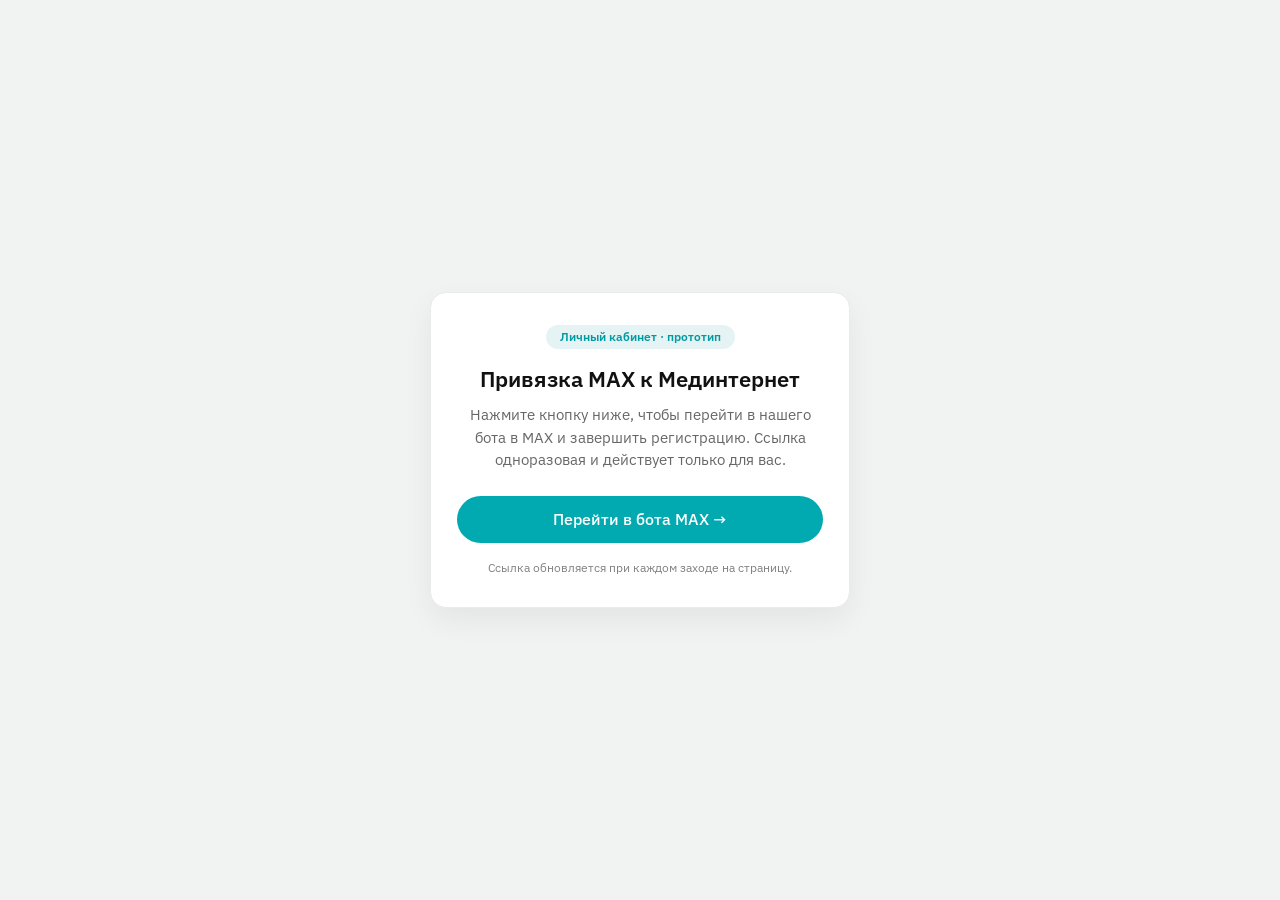
<file: webapp/link.html>
<!DOCTYPE html>
<html lang="ru">
<head>
    <meta charset="UTF-8">
    <meta name="viewport" content="width=device-width, initial-scale=1.0">
    <title>Мединтернет — привязка MAX</title>
    <link rel="preconnect" href="https://fonts.googleapis.com">
    <link rel="preconnect" href="https://fonts.gstatic.com" crossorigin>
    <link rel="stylesheet" href="https://fonts.googleapis.com/css2?family=IBM+Plex+Sans:wght@400;500;600;700&display=swap"
          media="print" onload="this.media='all'">
    <noscript><link rel="stylesheet" href="https://fonts.googleapis.com/css2?family=IBM+Plex+Sans:wght@400;500;600;700&display=swap"></noscript>
    <style>
        * { box-sizing: border-box; }
        body {
            margin: 0; min-height: 100vh; display: flex; align-items: center; justify-content: center;
            padding: 24px; background: #F1F3F2;
            font-family: "IBM Plex Sans", -apple-system, BlinkMacSystemFont, "Segoe UI", Roboto, sans-serif;
            color: #111111; line-height: 1.2;
        }
        .card {
            width: 100%; max-width: 420px; background: #fff; border-radius: 16px;
            padding: 32px 26px; text-align: center; box-shadow: 0 12px 30px rgba(17,17,17,.06);
            border: 1px solid #E9EBEA;
        }
        .badge {
            display: inline-block; font-size: 12px; font-weight: 600; color: #009BA1; background: #E6F3F4;
            border-radius: 50px; padding: 5px 14px; margin-bottom: 16px;
        }
        h1 { font-size: 22px; font-weight: 600; margin: 0 0 12px; line-height: 1.25; }
        p { color: #676767; font-size: 15px; line-height: 1.5; margin: 0 0 24px; }
        .btn {
            display: inline-flex; align-items: center; justify-content: center; width: 100%;
            text-decoration: none; text-align: center;
            background: #00AAB0; color: #fff; font-size: 16px; font-weight: 500;
            padding: 14px 24px; border-radius: 50px; transition: opacity .2s;
        }
        .btn:hover { opacity: .85; }
        .btn:active { background: #009BA1; opacity: 1; }
        .note { font-size: 12px; color: #808080; margin-top: 18px; }
    </style>
</head>
<body>
    <main class="card">
        <div class="badge">Личный кабинет · прототип</div>
        <h1>Привязка MAX к Мединтернет</h1>
        <p>Нажмите кнопку ниже, чтобы перейти в нашего бота в MAX и завершить регистрацию.
           Ссылка одноразовая и действует только для вас.</p>
        <a class="btn" href="{{BOT_LINK}}">Перейти в бота MAX →</a>
        <div class="note">Ссылка обновляется при каждом заходе на страницу.</div>
    </main>
</body>
</html>
</file>
